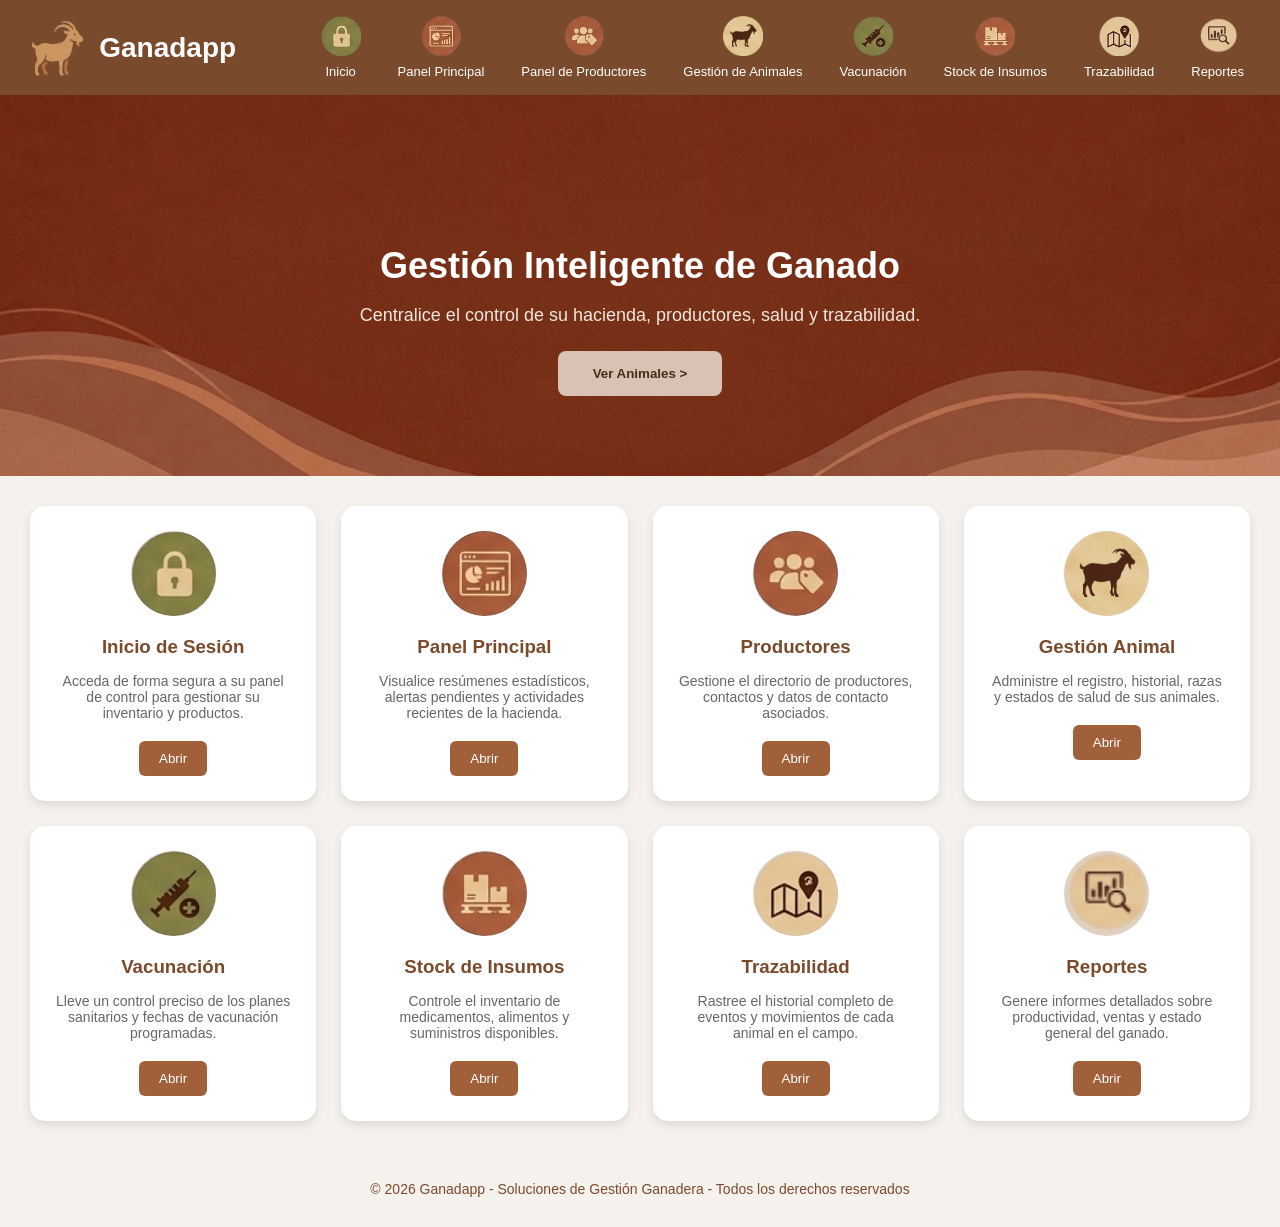
<file: 08_CODIGO_FUENTE/src/templates/index.html>
<!DOCTYPE html>
<html lang="es">

<head>
<meta charset="UTF-8">
<title>Ganadapp</title>
<link rel="stylesheet" href="../static/styles.css">
</head>

<body>

<header class="topbar">

<div class="brand">
<img src="../static/img/logo.png" alt="Logo" class="logo-main">
<span class="brand-name">Ganadapp</span>
</div>

<nav class="menu">

<button><img src="../static/img/icon-inicio.png"> Inicio</button>

<button><img src="../static/img/icon-panel.png"> Panel Principal</button>

<button><img src="../static/img/icon-productores.png"> Panel de Productores</button>

<button onclick="location.href='/animales'">
<img src="../static/img/icon-animales.png"> Gestión de Animales
</button>


<button onclick="location.href='/sanidad'">
<img src="../static/img/icon-vacunacion.png"> Vacunación
</button>

<button><img src="../static/img/icon-stock.png"> Stock de Insumos</button>

<button><img src="../static/img/icon-trazabilidad.png"> Trazabilidad</button>

<button><img src="../static/img/icon-reportes.png"> Reportes</button>

</nav>

</header>

<section class="hero">

<div class="hero-content">

<h1>Gestión Inteligente de Ganado</h1>

<p>Centralice el control de su hacienda, productores, salud y trazabilidad.</p>

<button class="btn-hero" onclick="location.href='./animales'">
Ver Animales >
</button>

</div>

</section>

<main class="grid-cards">

<div class="card">
<div class="icon-box"><img src="../static/img/icon-inicio.png"></div>
<h3>Inicio de Sesión</h3>
<p>Acceda de forma segura a su panel de control para gestionar su inventario y productos.</p>
<button>Abrir</button>
</div>

<div class="card">
<div class="icon-box"><img src="../static/img/icon-panel.png"></div>
<h3>Panel Principal</h3>
<p>Visualice resúmenes estadísticos, alertas pendientes y actividades recientes de la hacienda.</p>
<button>Abrir</button>
</div>

<div class="card">
<div class="icon-box"><img src="../static/img/icon-productores.png"></div>
<h3>Productores</h3>
<p>Gestione el directorio de productores, contactos y datos de contacto asociados.</p>
<button>Abrir</button>
</div>

<div class="card">
<div class="icon-box"><img src="../static/img/icon-animales.png"></div>
<h3>Gestión Animal</h3>
<p>Administre el registro, historial, razas y estados de salud de sus animales.</p>
<button onclick="location.href='/animales'">Abrir</button>
</div>

<div class="card">
<div class="icon-box"><img src="../static/img/icon-vacunacion.png"></div>
<h3>Vacunación</h3>
<p>Lleve un control preciso de los planes sanitarios y fechas de vacunación programadas.</p>
<button onclick="location.href='/sanidad'">Abrir</button>
</div>

<div class="card">
<div class="icon-box"><img src="../static/img/icon-stock.png"></div>
<h3>Stock de Insumos</h3>
<p>Controle el inventario de medicamentos, alimentos y suministros disponibles.</p>
<button>Abrir</button>
</div>

<div class="card">
<div class="icon-box"><img src="../static/img/icon-trazabilidad.png"></div>
<h3>Trazabilidad</h3>
<p>Rastree el historial completo de eventos y movimientos de cada animal en el campo.</p>
<button>Abrir</button>
</div>

<div class="card">
<div class="icon-box"><img src="../static/img/icon-reportes.png"></div>
<h3>Reportes</h3>
<p>Genere informes detallados sobre productividad, ventas y estado general del ganado.</p>
<button>Abrir</button>
</div>

</main>

<footer>© 2026 Ganadapp - Soluciones de Gestión Ganadera - Todos los derechos reservados</footer>

</body>
</html>
</file>
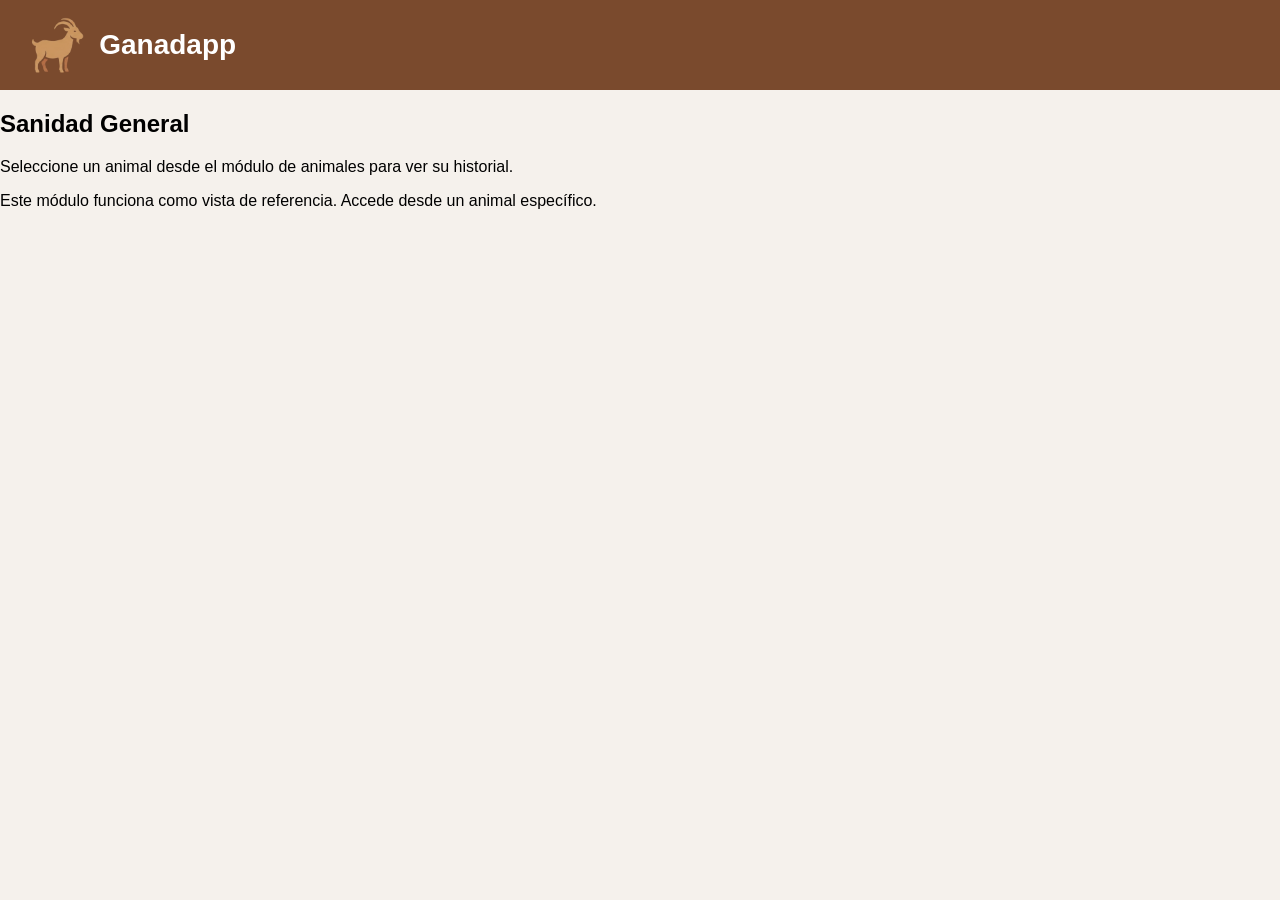
<file: 08_CODIGO_FUENTE/src/templates/sanidad.html>
<!DOCTYPE html>
<html lang="es">
<head>
    <meta charset="UTF-8">
    <title>Módulo Sanidad</title>
    <link rel="stylesheet" href="../static/styles.css">
</head>
<body>

<header class="topbar">
    <div class="brand">
        <img src="../static/img/logo.png" class="logo-main">
        <span class="brand-name">Ganadapp</span>
    </div>
</header>

<main class="container">

    <h2>Sanidad General</h2>

    <p>Seleccione un animal desde el módulo de animales para ver su historial.</p>

    <div id="sanidadGlobal">
        <p>No hay animal seleccionado.</p>
    </div>

</main>

<script>

async function cargarSanidadGlobal() {
    document.getElementById("sanidadGlobal").innerHTML =
        "<p>Este módulo funciona como vista de referencia. Accede desde un animal específico.</p>";
}

document.addEventListener("DOMContentLoaded", cargarSanidadGlobal);

</script>

</body>
</html>
</file>
<file: 08_CODIGO_FUENTE/src/static/styles.css>
body { margin: 0; font-family: Arial, sans-serif; background-color: #f5f1ec; }

/* 1. BARRA SUPERIOR (LOGO Y MENÚ) */
.topbar { background: #7a4a2d; color: white; display: flex; padding: 15px 30px; align-items: center; }
.brand { display: flex; align-items: center; gap: 15px; margin-right: auto; }

/* Logo principal más grande */
.logo-main { height: 60px !important; width: auto; } 
.brand-name { font-size: 28px; font-weight: bold; }

.menu { display: flex; gap: 25px; }
.menu button { background: none; border: none; color: white; cursor: pointer; display: flex; flex-direction: column; align-items: center; font-size: 13px; }
.menu button img { width: 40px; height: 40px; margin-bottom: 8px; }

/* 2. HERO (Mantenido intacto como estaba funcionando) */
.hero { 
    background-image: url('img/hero-bg.png'); 
    background-size: cover; 
    background-position: center; 
    padding: 140px 20px 80px 20px; 
    text-align: center; 
    color: white; 
}
.hero h1 { margin: 10px 0; font-size: 36px; }
.hero p { font-size: 18px; color: #f0e6dd; margin-bottom: 25px; }
.btn-hero { background: #d7c2b3; color: #4a2c1a; border: none; padding: 15px 35px; border-radius: 8px; font-weight: bold; cursor: pointer; }

/* 3. CARDS (ICONOS AJUSTADOS PARA OCUPAR TODO) */
.grid-cards { display: grid; grid-template-columns: repeat(4, 1fr); gap: 25px; padding: 30px; }
.card { background: white; padding: 25px; border-radius: 15px; box-shadow: 0 4px 10px rgba(0,0,0,0.1); display: flex; flex-direction: column; align-items: center; text-align: center; }

/* Círculo de icono */
.icon-box { 
    width: 85px; 
    height: 85px; 
    background: #e0d0c0; 
    border-radius: 50%; 
    display: flex; 
    align-items: center; 
    justify-content: center; 
    margin-bottom: 15px;
    overflow: hidden; /* Asegura que el contenido no se salga */
}

/* Icono dentro de la card ocupando el 100% del espacio */
.icon-box img { 
    width: 100%; 
    height: 100%; 
    object-fit: cover; 
}

.card h3 { margin: 5px 0; color: #7a4a2d; }
.card p { font-size: 14px; color: #666; margin: 10px 0 20px; }
.card button { background: #a0603a; color: white; border: none; padding: 10px 20px; border-radius: 6px; cursor: pointer; }

footer { text-align: center; padding: 30px; color: #7a4a2d; font-size: 14px; }
</file>
